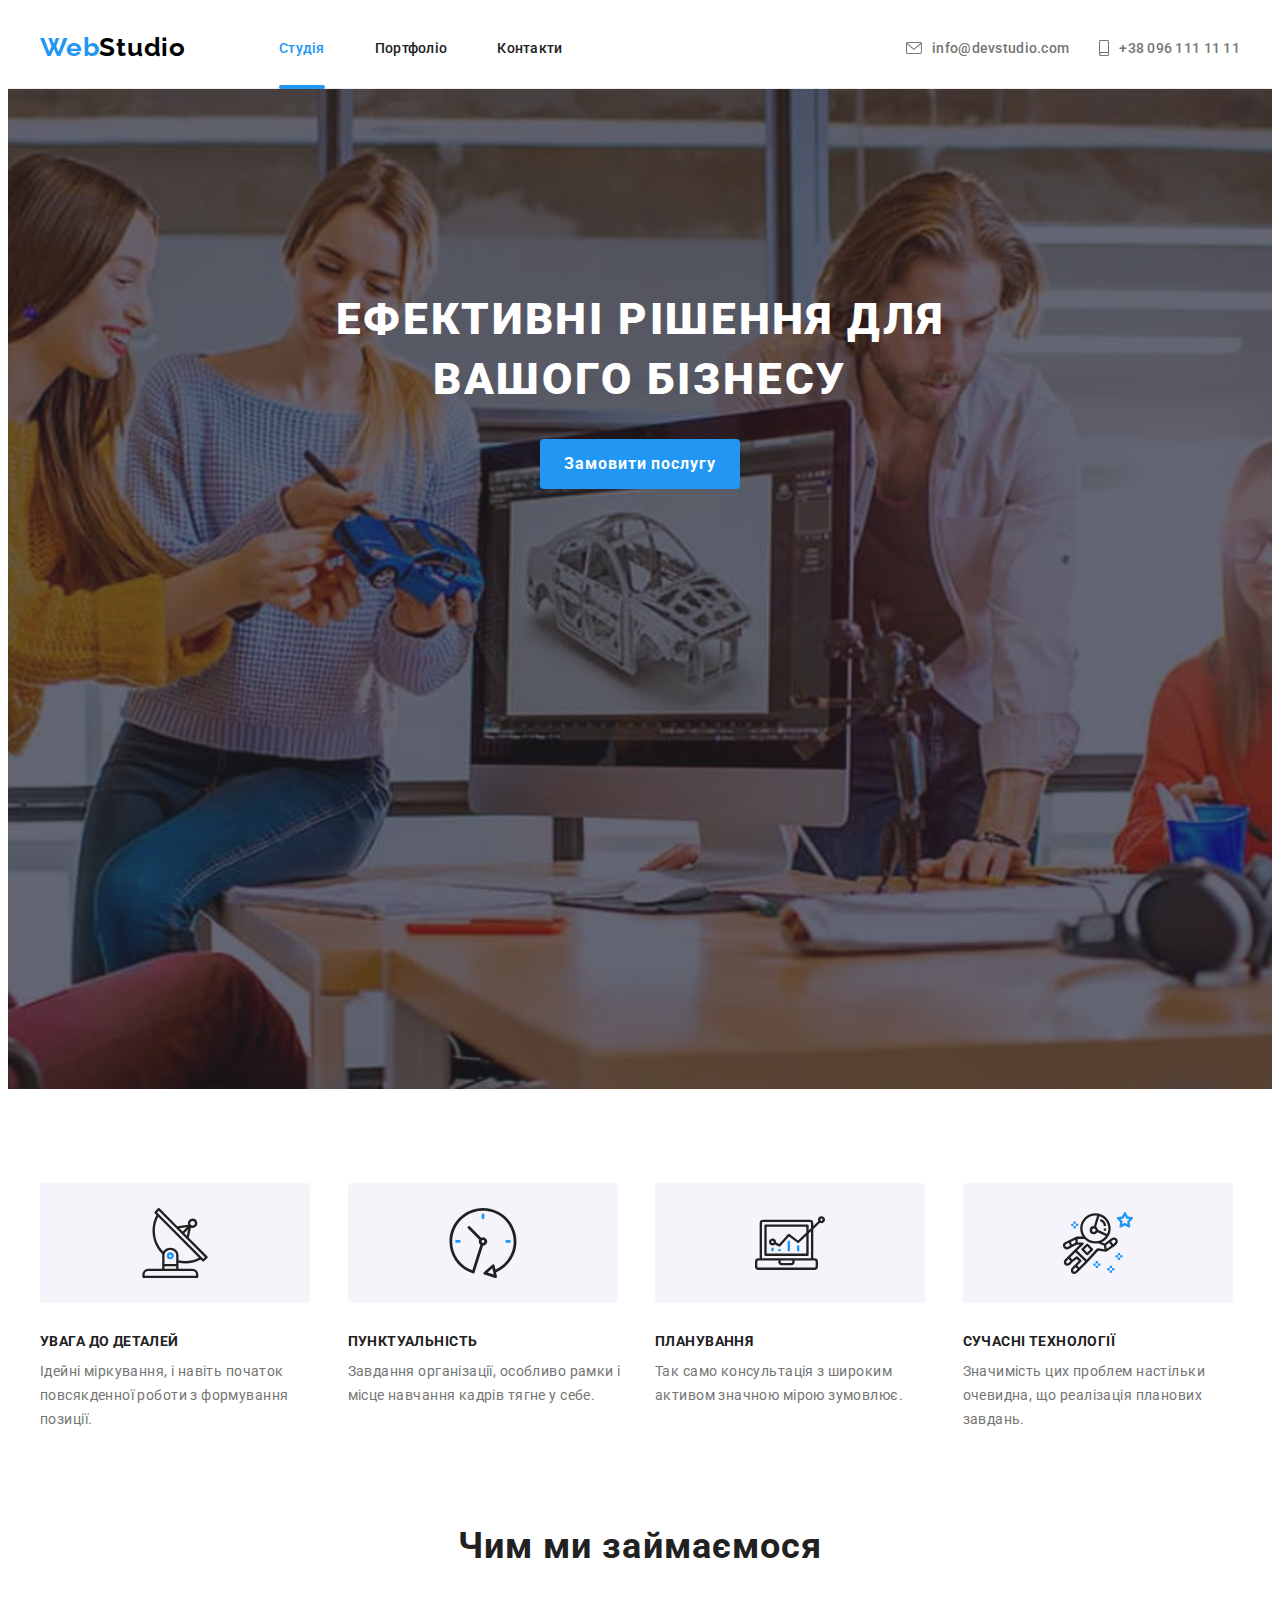
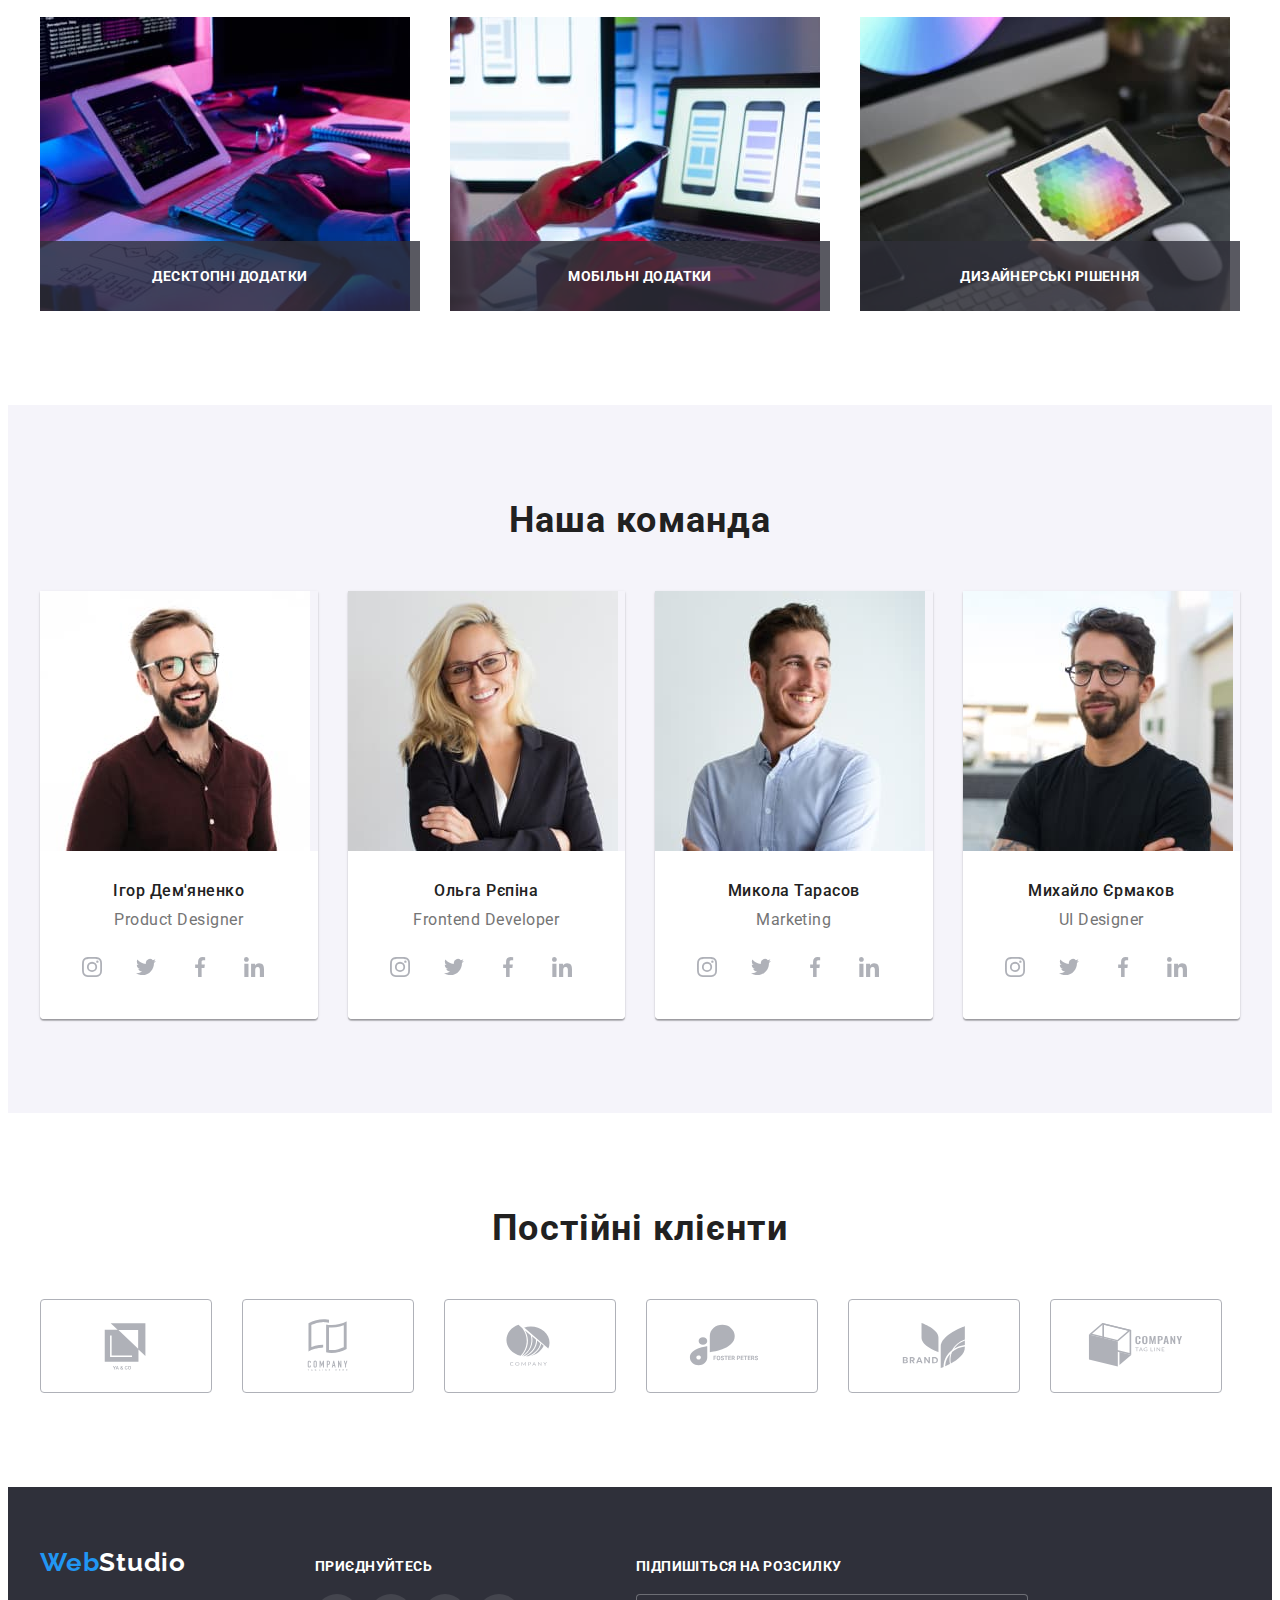
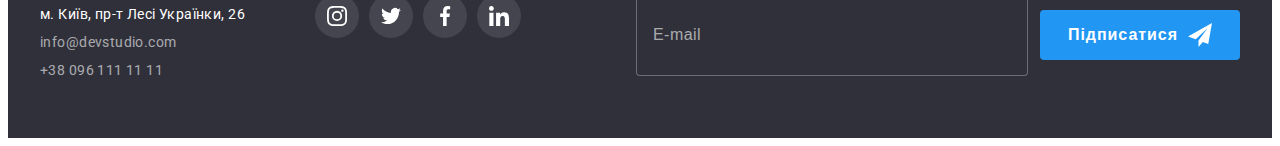
<file: index.html>
<!DOCTYPE html>
<html lang="uk-UA">

<head>
  <meta charset="UTF-8" />
  <meta http-equiv="X-UA-Compatible" content="IE=edge" />
  <meta name="viewport" content="width=device-width, initial-scale=1.0" />
  <title>Document</title>
  <link rel="preconnect" href="https://fonts.googleapis.com" />
  <link rel="preconnect" href="https://fonts.gstatic.com" crossorigin />
  <link href="https://fonts.googleapis.com/css2?family=Raleway:wght@700&family=Roboto:wght@400;500;700;900&display=swap"
    rel="stylesheet" />
  <link rel="stylesheet" href="https://cdnjs.cloudflare.com/ajax/libs/modern-normalize/1.1.0/modern-normalize.min.css"
    integrity="sha512-wpPYUAdjBVSE4KJnH1VR1HeZfpl1ub8YT/NKx4PuQ5NmX2tKuGu6U/JRp5y+Y8XG2tV+wKQpNHVUX03MfMFn9Q=="
    crossorigin="anonymous" referrerpolicy="no-referrer" />
  <link rel="stylesheet" href="./css/styles.css" />
</head>

<body>
  <header class="header">
    <!--Головна навігація-->
    <div class="container main-nav">
      <nav class="nav">
        <a href="./index.html" class="link logo"><span class="logo-web">Web</span><span
            class="logo-studio">Studio</span></a>
        <ul class="list site-nav">
          <li class="item"><a href="./index.html" class="link current">Студія</a></li>
          <li class="item"><a href="./portfolio.html" class="link">Портфоліо</a></li>
          <li class="item"><a href="#" class="link">Контакти</a></li>
        </ul>
      </nav>
      <!--Контактна інформація, список контактів-->
      <ul class="list contacts">
        <li class="item">
          <a href=" mailto:info@devstudio.com" class="link"><svg class="icon" width="16" height="12">
              <use href="./images/icons.svg#icon-envelope"></use>
            </svg>info@devstudio.com</a>
        </li>
        <li class="item">
          <a href="tel:+380961111111" class="link"><svg class="icon" width="10" height="16">
              <use href="./images/icons.svg#icon-smartphone"></use>
            </svg>
            +38 096 111 11 11</a>
        </li>
      </ul>
    </div>
  </header>
  <main>
    <!--Блок герой!-->
    <section class="hero">
      <div class="hero-container">
        <h1 class="title">Ефективні рішення для вашого бізнесу</h1>
        <button type="button" class="button" data-modal-open>Замовити послугу</button>
      </div>
    </section>

    <!--Секція наші сильні якості-->
    <section class="section our-strengths">
      <!--(h2 сховаємо від користувача за допомогою CSS)-->
      <div class="container">
        <h2 class="visually-hidden">Наші сильні якості</h2>
        <ul class="list strengths">
          <li class="item">
            <div class="cont-icon">
              <svg width="70" height="70">
                <use href="./images/icons.svg#icon-antenna"></use>
              </svg>
            </div>
            <h3 class="title">Увага до деталей</h3>
            <p>Ідейні міркування, і навіть початок повсякденної роботи з формування позиції.</p>
          </li>
          <li class="item">
            <div class="cont-icon">
              <svg width="70" height="70">
                <use href="./images/icons.svg#icon-clock"></use>
              </svg>
            </div>
            <h3 class="title">Пунктуальність</h3>
            <p>Завдання організації, особливо рамки і місце навчання кадрів тягне у себе.</p>
          </li>
          <li class="item">
            <div class="cont-icon">
              <svg width="70" height="70">
                <use href="./images/icons.svg#icon-diagram"></use>
              </svg>
            </div>
            <h3 class="title">Планування</h3>
            <p>Так само консультація з широким активом значною мірою зумовлює.</p>
          </li>
          <li class="item">
            <div class="cont-icon">
              <svg width="70" height="70">
                <use href="./images/icons.svg#icon-astronaut"></use>
              </svg>
            </div>
            <h3 class="title">Сучасні технології</h3>
            <p>Значимість цих проблем настільки очевидна, що реалізація планових завдань.</p>
          </li>
        </ul>
      </div>
    </section>

    <!--Секція чим ми займаємося-->
    <section class="section we-do">
      <div class="container">
        <h2 class="title">Чим ми займаємося</h2>
        <ul class="list foto">
          <li class="item">
            <img src="./images/programer-working-his-desk.jpg" alt="Програміст працює за своїм столом" width="370"
              height="294" />
            <h3 class="title card-sign">Десктопні додатки</h3>
          </li>
          <li class="item">
            <img src="./images/web-ui-designers-are-developing-application.jpg"
              alt="Дизайнери веб-інтерфейсу розробляють програму" width="370" height="294" />
            <h3 class="title card-sign">Мобільні додатки</h3>
          </li>
          <li class="item">
            <img src="./images/creative-artist-web-design.jpg" alt="Творчий художник веб-дизайну" width="370"
              height="294" />
            <h3 class="title card-sign">Дизайнерські рішення</h3>
          </li>
        </ul>
      </div>
    </section>

    <!--Секція Наша команда-->
    <section class="section our-team">
      <div class="container">
        <h2 class="title team-team">Наша команда</h2>
        <ul class="list team">
          <li class="item">
            <img src="./images/igor-dem.jpg" alt="Чоловік у коричневій сорочці і окулярах" width="270" height="260" />
            <div class="card">
              <h3 class="title">Ігор Дем'яненко</h3>
              <p lang="en" class="paragraf">Product Designer</p>
              <ul class="list">
                <li class="item">
                  <a href="https://www.instagram.com/" class="link"><svg class="icon" width="20" height="20">
                      <use href="./images/icons.svg#icon-instagram"></use>
                    </svg></a>
                </li>
                <li class="item">
                  <a href="https://twitter.com/" class="link"><svg class="icon" width="20" height="20">
                      <use href="./images/icons.svg#icon-twitter"></use>
                    </svg></a>
                </li>
                <li class="item">
                  <a href="https://www.facebook.com/" class="link"><svg class="icon" width="20" height="20">
                      <use href="./images/icons.svg#icon-facebook"></use>
                    </svg></a>
                </li>
                <li class="item">
                  <a href="https://www.linkedin.com/" class="link"><svg class="icon" width="20" height="20">
                      <use href="./images/icons.svg#icon-linkedin"></use>
                    </svg></a>
                </li>
              </ul>
            </div>
          </li>
          <li class="item">
            <img src="./images/olga-rep.jpg" alt="Молода дівчина в окулярах з світлим волоссям" width="270"
              height="260" />
            <div class="card">
              <h3 class="title">Ольга Рєпіна</h3>
              <p lang="en" class="paragraf">Frontend Developer</p>
              <ul class="list">
                <li class="item">
                  <a href="https://www.instagram.com/" class="link"><svg class="icon" width="20" height="20">
                      <use href="./images/icons.svg#icon-instagram"></use>
                    </svg></a>
                </li>
                <li class="item">
                  <a href="https://twitter.com/" class="link"><svg class="icon" width="20" height="20">
                      <use href="./images/icons.svg#icon-twitter"></use>
                    </svg></a>
                </li>
                <li class="item">
                  <a href="https://www.facebook.com/" class="link"><svg class="icon" width="20" height="20">
                      <use href="./images/icons.svg#icon-facebook"></use>
                    </svg></a>
                </li>
                <li class="item">
                  <a href="https://www.linkedin.com/" class="link"><svg class="icon" width="20" height="20">
                      <use href="./images/icons.svg#icon-linkedin"></use>
                    </svg></a>
                </li>
              </ul>
            </div>
          </li>
          <li class="item">
            <img src="./images/mykola-tarasov.jpg" alt="Чоловік у світлій сорочці посміхається" width="270"
              height="260" />
            <div class="card">
              <h3 class="title">Микола Тарасов</h3>
              <p lang="en" class="paragraf">Marketing</p>
              <ul class="list">
                <li class="item">
                  <a href="https://www.instagram.com/" class="link"><svg class="icon" width="20" height="20">
                      <use href="./images/icons.svg#icon-instagram"></use>
                    </svg></a>
                </li>
                <li class="item">
                  <a href="https://twitter.com/" class="link"><svg class="icon" width="20" height="20">
                      <use href="./images/icons.svg#icon-twitter"></use>
                    </svg></a>
                </li>
                <li class="item">
                  <a href="https://www.facebook.com/" class="link"><svg class="icon" width="20" height="20">
                      <use href="./images/icons.svg#icon-facebook"></use>
                    </svg></a>
                </li>
                <li class="item">
                  <a href="https://www.linkedin.com/" class="link"><svg class="icon" width="20" height="20">
                      <use href="./images/icons.svg#icon-linkedin"></use>
                    </svg></a>
                </li>
              </ul>
            </div>
          </li>
          <li class="item">
            <img src="./images/myh-ermak.jpg" alt="Брюнет в чорній сорочці і окулярах" width="270" height="260" />
            <div class="card">
              <h3 class="title">Михайло Єрмаков</h3>
              <p lang="en" class="paragraf">UI Designer</p>
              <ul class="list">
                <li class="item">
                  <a href="https://www.instagram.com/" class="link"><svg class="icon" width="20" height="20">
                      <use href="./images/icons.svg#icon-instagram"></use>
                    </svg></a>
                </li>
                <li class="item">
                  <a href="https://twitter.com/" class="link"><svg class="icon" width="20" height="20">
                      <use href="./images/icons.svg#icon-twitter"></use>
                    </svg></a>
                </li>
                <li class="item">
                  <a href="https://www.facebook.com/" class="link"><svg class="icon" width="20" height="20">
                      <use href="./images/icons.svg#icon-facebook"></use>
                    </svg></a>
                </li>
                <li class="item">
                  <a href="https://www.linkedin.com/" class="link"><svg class="icon" width="20" height="20">
                      <use href="./images/icons.svg#icon-linkedin"></use>
                    </svg></a>
                </li>
              </ul>
            </div>
          </li>
        </ul>
      </div>
    </section>

    <!-- Секція постійні клієнти -->
    <section class="section regular-customers">
      <div class="container">
        <h2 class="title">Постійні клієнти</h2>
        <ul class="list">
          <li class="item">
            <a href="#" class="link"><svg class="icon" width="106" height="60">
                <use href="./images/icons.svg#icon-yaco"></use>
              </svg></a>
          </li>
          <li class="item">
            <a href="#" class="link"><svg class="icon" width="106" height="60">
                <use href="./images/icons.svg#icon-tlhere"></use>
              </svg></a>
          </li>
          <li class="item">
            <a href="#" class="link"><svg class="icon" width="106" height="60">
                <use href="./images/icons.svg#icon-company"></use>
              </svg></a>
          </li>
          <li class="item">
            <a href="#" class="link"><svg class="icon" width="106" height="60">
                <use href="./images/icons.svg#icon-foster"></use>
              </svg></a>
          </li>
          <li class="item">
            <a href="#" class="link"><svg class="icon" width="106" height="60">
                <use href="./images/icons.svg#icon-brand"></use>
              </svg></a>
          </li>
          <li class="item">
            <a href="#" class="link"><svg class="icon" width="106" height="60">
                <use href="./images/icons.svg#icon-tagline"></use>
              </svg></a>
          </li>
        </ul>
      </div>
    </section>
  </main>

  <!--Підвал, логотип посилання на головну, адреса, список контактів-->
  <footer class="footer">
    <div class="container">
      <div class="blok">
        <a href="./index.html" class="link logo"><span class="logo-web">Web</span><span
            class="logo-studio">Studio</span></a>
        <address>
          <ul class="list contacts-ft">
            <li class="item">
              <a href="https://goo.gl/maps/CPtrU1FHBa2aNyZL9" target="_blank" rel="noopener noreferrer nofollow"
                class="link address">м. Київ, пр-т Лесі Українки, 26</a>
            </li>
            <li class="item">
              <a href="mailto:info@devstudio.com" class="link">info@devstudio.com</a>
            </li>
            <li class="item"><a href="tel:+380961111111" class="link">+38 096 111 11 11</a></li>
          </ul>
        </address>
      </div>
      <div class="social-network">
        <span class="connect">Приєднуйтесь</span>
        <ul class="list">
          <li class="item">
            <a href="https://www.instagram.com/" class="link"><svg class="icon" width="20" height="20">
                <use href="./images/icons.svg#icon-instagram"></use>
              </svg></a>
          </li>
          <li class="item">
            <a href="https://twitter.com/" class="link"><svg class="icon" width="20" height="20">
                <use href="./images/icons.svg#icon-twitter"></use>
              </svg></a>
          </li>
          <li class="item">
            <a href="https://www.facebook.com/" class="link"><svg class="icon" width="20" height="20">
                <use href="./images/icons.svg#icon-facebook"></use>
              </svg></a>
          </li>
          <li class="item">
            <a href="https://www.linkedin.com/" class="link"><svg class="icon" width="20" height="20">
                <use href="./images/icons.svg#icon-linkedin"></use>
              </svg></a>
          </li>
        </ul>
      </div>

      <!-- Форма Підпишіться на розсилку -->
      <form class="form-footer">
        <p>Підпишіться на розсилку</p>
        <div class="email-footer"><input type="email" name="email-footer" placeholder="E-mail" />
          <button class="button-footer" type="submit">Підписатися<svg class="icon" width="24" height="24">
              <use href="./images/icons.svg#icon-send"></use>
            </svg></button>
        </div>
      </form>
    </div>
  </footer>

  <!-- backdrop + modal window -->
  <div class="backdrop is-hidden" data-modal>
    <div class="modal">

      <button class="button" data-modal-close>
        <svg class="close" width="18" height="18">
          <use href="./images/icons.svg#icon-close" class="link"></use>
        </svg>
      </button>

      <!-- Форма Залиште свої дані -->
      <form class="form-modal">
        <p>Залиште свої дані, ми вам передзвонимо</p>
        <ul class="list data-list">
          <li class="item"><label for="name">Ім'я</label>
            <div class="item-div"><input type="text" name="name" id="name" placeholder=" " />
              <svg class="icon" width="18" height="18">
                <use href="./images/icons.svg#icon-person-black"></use>
              </svg>
            </div>
          </li>
          <li class="item"><label for="tel">Телефон</label>
            <div class="item-div"><input type="tel" name="tel" id="tel" placeholder=" " />
              <svg class="icon" width="18" height="18">
                <use href="./images/icons.svg#icon-phone-black"></use>
              </svg>
            </div>
          </li>
          <li class="item"><label for="email">Пошта</label>
            <div class="item-div"><input type="email" name="email" id="email" placeholder=" " />
              <svg class="icon" width="18" height="18">
                <use href="./images/icons.svg#icon-email-black"></use>
              </svg>
            </div>
          </li>
          <li class="item"><label for="comment">Коментар</label>
            <textarea name="comment" id="comment" placeholder="Введіть текст"></textarea>
          </li>
          <li class="item">
            <input class="checkbox" type="checkbox" name="yes-or-no" value="yes" id="yes-or-no" />
            <svg class="icon-checkbox" width="16" height="15">
              <use href="./images/icons.svg#icon-check"></use>
            </svg>
            <label class="label-checkbox" for="yes-or-no">Погоджуюся з розсилкою та приймаю <a href="#"
                class="link">Умови договору</a></label>
          </li>
        </ul>
        <button class="button-modal" type="submit">Відправити</button>
      </form>
    </div>
  </div>

  <!-- Скрипт modal.js -->
  <script src="./js/modal.js"></script>
</body>

</html>
</file>
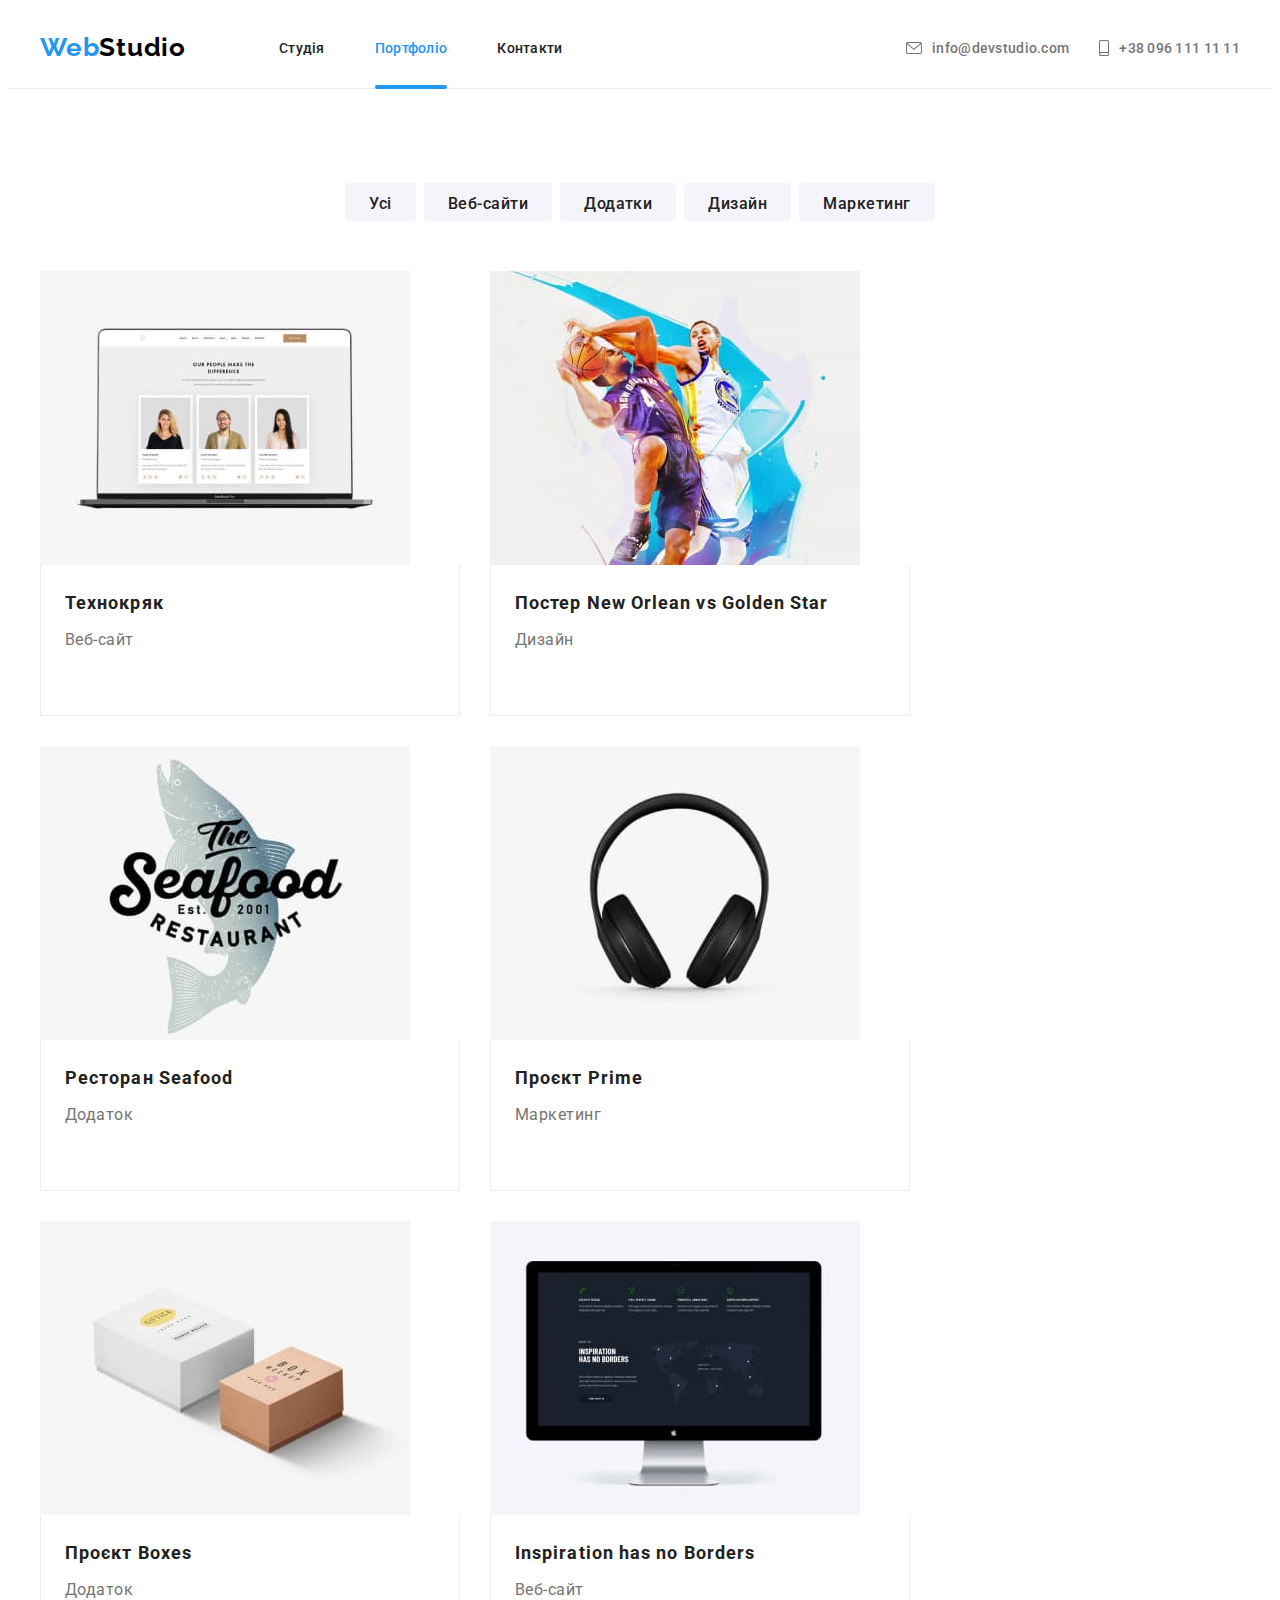
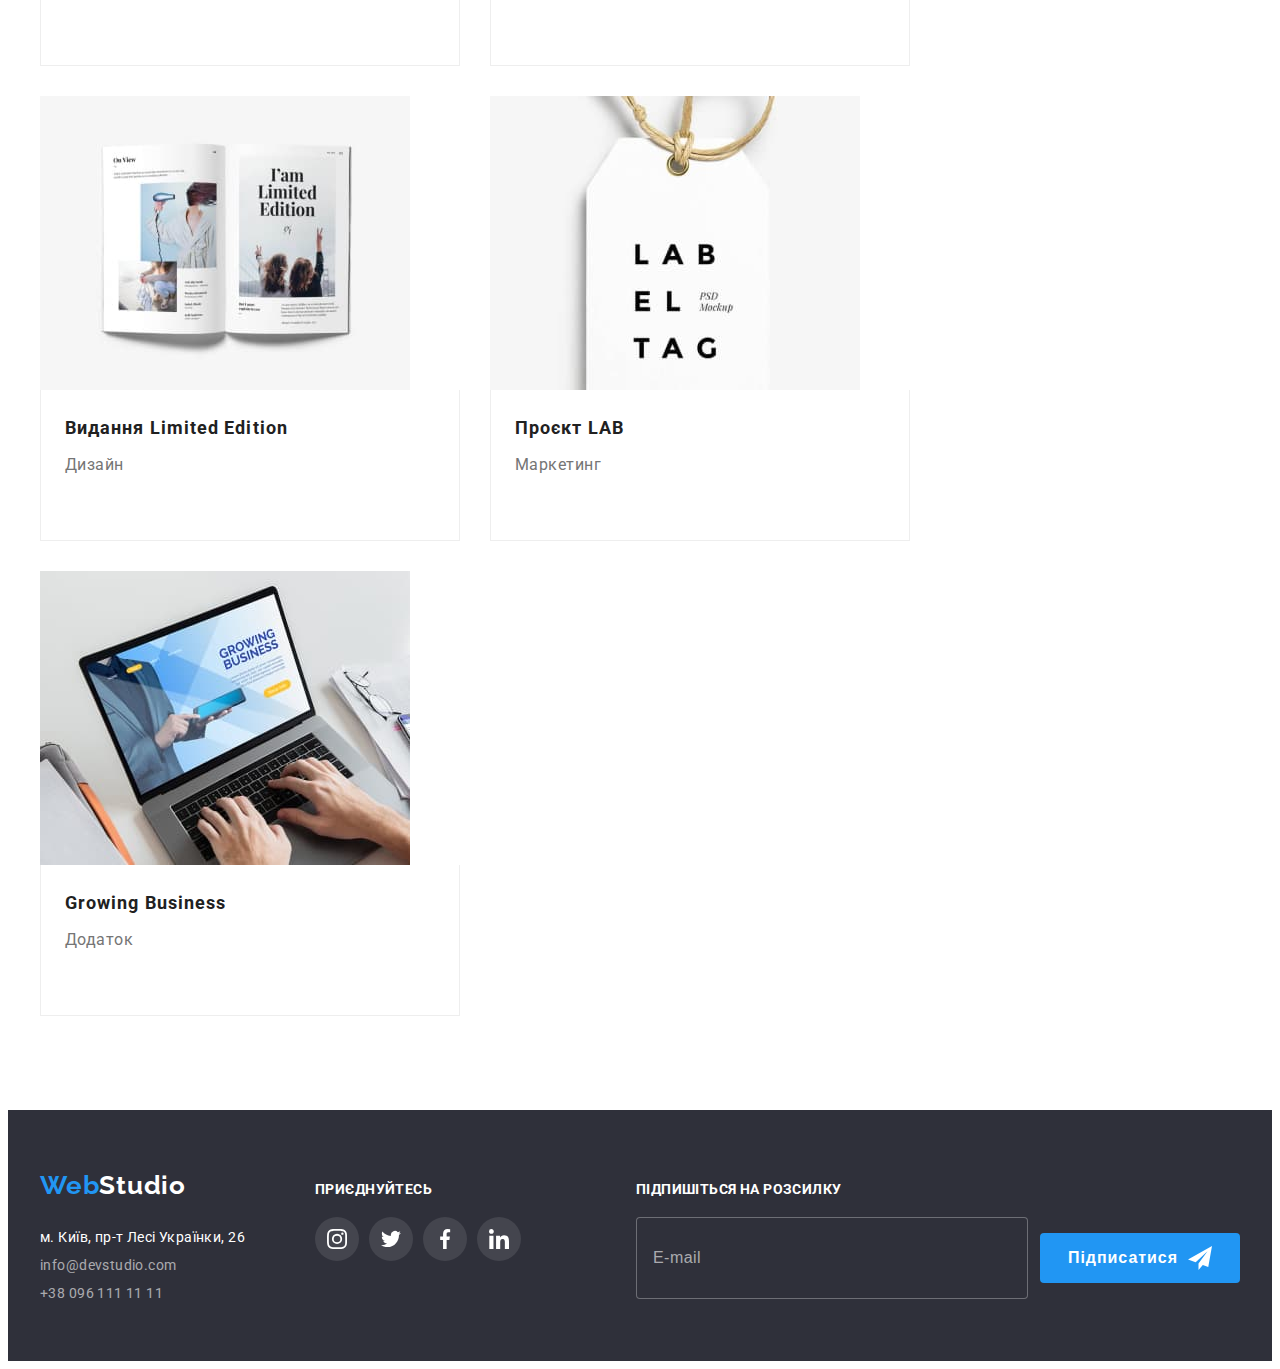
<file: portfolio.html>
<!DOCTYPE html>
<html lang="uk-UA">

<head>
    <meta charset="UTF-8" />
    <meta http-equiv="X-UA-Compatible" content="IE=edge" />
    <meta name="viewport" content="width=device-width, initial-scale=1.0" />
    <title>Document</title>
    <link rel="preconnect" href="https://fonts.googleapis.com" />
    <link rel="preconnect" href="https://fonts.gstatic.com" crossorigin />
    <link
        href="https://fonts.googleapis.com/css2?family=Raleway:wght@700&family=Roboto:wght@400;500;700;900&display=swap"
        rel="stylesheet" />
    <link rel="stylesheet" href="https://cdnjs.cloudflare.com/ajax/libs/modern-normalize/1.1.0/modern-normalize.min.css"
        integrity="sha512-wpPYUAdjBVSE4KJnH1VR1HeZfpl1ub8YT/NKx4PuQ5NmX2tKuGu6U/JRp5y+Y8XG2tV+wKQpNHVUX03MfMFn9Q=="
        crossorigin="anonymous" referrerpolicy="no-referrer" />
    <link rel="stylesheet" href="./css/styles.css" />
</head>

<body>
    <header class="header">
        <!--Головна навігація-->
        <div class="container main-nav">
            <nav class="nav">
                <a href="./index.html" class="link logo"><span class="logo-web">Web</span><span
                        class="logo-studio">Studio</span></a>
                <ul class="list site-nav">
                    <li class="item"><a href="./index.html" class="link">Студія</a></li>
                    <li class="item"><a href="./portfolio.html" class="link current">Портфоліо</a></li>
                    <li class="item"><a href="#" class="link">Контакти</a></li>
                </ul>
            </nav>
            <!--Контактна інформація, список контактів-->
            <ul class="list contacts">
                <li class="item">
                    <a href=" mailto:info@devstudio.com" class="link"><svg class="icon" width="16" height="12">
                            <use href="./images/icons.svg#icon-envelope"></use>
                        </svg>info@devstudio.com</a>
                </li>
                <li class="item">
                    <a href="tel:+380961111111" class="link"><svg class="icon" width="10" height="16">
                            <use href="./images/icons.svg#icon-smartphone"></use>
                        </svg>
                        +38 096 111 11 11</a>
                </li>
            </ul>
        </div>
    </header>
    <main>
        <section class="section">
            <div class="container">
                <h1 class="visually-hidden">Приклади наших робіт</h1>
                <!-- Фільтри -->
                <ul class="list list-filtr">
                    <li class="item"><button type="button" class="filtr">Усі</button></li>
                    <li class="item"><button type="button" class="filtr">Веб-сайти</button></li>
                    <li class="item"><button type="button" class="filtr">Додатки</button></li>
                    <li class="item"><button type="button" class="filtr">Дизайн</button></li>
                    <li class="item"><button type="button" class="filtr">Маркетинг</button></li>
                </ul>
                <!-- Секція приклади наших робіт -->
                <ul class="list examples">
                    <li class="item">
                        <a href="#" class="link">
                            <div class="thumb"><img class="examples-foto" src="./images/technocrack.jpg"
                                    alt="Інтернет сторінка з фотографіями людей" width="370" height="294" />
                                <div class="overlay">
                                    <p>Ресурс пропонує комплексні пропозиції з різним рівнем функціоналу
                                        та сервісів.
                                        Все
                                        це дозволить відвідувачу отримати
                                        вичерпні відомості про компанію чи приватну особу.</p>
                                </div>
                            </div>
                            <div class="signature">
                                <h2 class="title">Технокряк</h2>
                                <p>Веб-сайт</p>
                            </div>
                        </a>
                    </li>
                    <li class="item">
                        <a href="#" class="link">
                            <div class="thumb"><img src="./images/poster-basketball.jpg"
                                    alt="Два чоловіки грають в баскетбол" width="370" height="294" />
                                <div class="overlay">
                                    <p>Ресурс пропонує комплексні пропозиції з різним рівнем функціоналу
                                        та сервісів.
                                        Все
                                        це дозволить відвідувачу отримати
                                        вичерпні відомості про компанію чи приватну особу.</p>
                                </div>
                            </div>
                            <div class="signature">
                                <h2 class="title">Постер <span lang="en">New Orlean vs Golden Star</span></h2>
                                <p>Дизайн</p>
                            </div>
                        </a>
                    </li>
                    <li class="item">
                        <a href="#" class="link">
                            <div class="thumb"><img src="./images/seafood-restaurant.jpg" alt="Риба" width="370"
                                    height="294" />
                                <div class="overlay">
                                    <p>Ресурс пропонує комплексні пропозиції з різним рівнем функціоналу
                                        та сервісів.
                                        Все
                                        це дозволить відвідувачу отримати
                                        вичерпні відомості про компанію чи приватну особу.</p>
                                </div>
                            </div>
                            <div class="signature">
                                <h2 class="title">Ресторан <span lang="en">Seafood</span></h2>
                                <p>Додаток</p>
                            </div>
                        </a>
                    </li>
                    <li class="item">
                        <a href="#" class="link">
                            <div class="thumb"><img src="./images/project-prime.jpg" alt="Великі бездротові навушники"
                                    width="370" height="294" />
                                <div class="overlay">
                                    <p>Ресурс пропонує комплексні пропозиції з різним рівнем функціоналу
                                        та сервісів.
                                        Все
                                        це дозволить відвідувачу отримати
                                        вичерпні відомості про компанію чи приватну особу.</p>
                                </div>
                            </div>
                            <div class="signature">
                                <h2 class="title">Проєкт <span lang="en">Prime</span></h2>
                                <p>Маркетинг</p>
                            </div>
                        </a>
                    </li>
                    <li class="item">
                        <a href="#" class="link">
                            <div class="thumb"><img src="./images/project-boxes.jpg" alt="біла і коричнева коробки"
                                    width="370" height="294" />
                                <div class="overlay">
                                    <p>Ресурс пропонує комплексні пропозиції з різним рівнем функціоналу
                                        та сервісів.
                                        Все
                                        це дозволить відвідувачу отримати
                                        вичерпні відомості про компанію чи приватну особу.</p>
                                </div>
                            </div>
                            <div class="signature">
                                <h2 class="title">Проєкт <span lang="en">Boxes</span></h2>
                                <p>Додаток</p>
                            </div>
                        </a>
                    </li>
                    <li class="item">
                        <a href="#" class="link">
                            <div class="thumb"><img src="./images/inspiration-has-no-borders.jpg"
                                    alt="Монітор з інтернет сторінкою" width="370" height="294" />
                                <div class="overlay">
                                    <p>Ресурс пропонує комплексні пропозиції з різним рівнем функціоналу
                                        та сервісів.
                                        Все
                                        це дозволить відвідувачу отримати
                                        вичерпні відомості про компанію чи приватну особу.</p>
                                </div>
                            </div>
                            <div class="signature">
                                <h2 class="title" lang="en">Inspiration has no Borders</h2>
                                <p>Веб-сайт</p>
                            </div>
                        </a>
                    </li>
                    <li class="item">
                        <a href="#" class="link">
                            <div class="thumb"><img src="./images/limited-edition.jpg" alt="Розгорнута книга"
                                    width="370" height="294" />
                                <div class="overlay">
                                    <p>Ресурс пропонує комплексні пропозиції з різним рівнем функціоналу
                                        та сервісів.
                                        Все
                                        це дозволить відвідувачу отримати
                                        вичерпні відомості про компанію чи приватну особу.</p>
                                </div>
                            </div>
                            <div class="signature">
                                <h2 class="title">Видання <span lang="en">Limited Edition</span></h2>
                                <p>Дизайн</p>
                            </div>
                        </a>
                    </li>
                    <li class="item">
                        <a href="#" class="link">
                            <div class="thumb"><img src="./images/lab-project.jpg" alt="Бірка з написом" width="370"
                                    height="294" />
                                <div class="overlay">
                                    <p>Ресурс пропонує комплексні пропозиції з різним рівнем функціоналу
                                        та сервісів.
                                        Все
                                        це дозволить відвідувачу отримати
                                        вичерпні відомості про компанію чи приватну особу.</p>
                                </div>
                            </div>
                            <div class="signature">
                                <h2 class="title">Проєкт <span lang="en">LAB</span></h2>
                                <p>Маркетинг</p>
                            </div>
                        </a>
                    </li>
                    <li class="item">
                        <a href="#" class="link">
                            <div class="thumb"><img src="./images/growing-business.jpg"
                                    alt="Людина друкує на клавіатурі лаптопа" width="370" height="294" />
                                <div class="overlay">
                                    <p>Ресурс пропонує комплексні пропозиції з різним рівнем функціоналу
                                        та сервісів.
                                        Все
                                        це дозволить відвідувачу отримати
                                        вичерпні відомості про компанію чи приватну особу.</p>
                                </div>
                            </div>
                            <div class="signature">
                                <h2 class="title" lang="en">Growing Business</h2>
                                <p>Додаток</p>
                            </div>
                        </a>
                    </li>
                </ul>
            </div>
        </section>
    </main>
    <!--Підвал, логотип посилання на головну, адреса, список контактів-->
    <footer class="footer">
        <div class="container">
            <div class="blok">
                <a href="./index.html" class="link logo"><span class="logo-web">Web</span><span
                        class="logo-studio">Studio</span></a>
                <address>
                    <ul class="list contacts-ft">
                        <li class="item">
                            <a href="https://goo.gl/maps/CPtrU1FHBa2aNyZL9" target="_blank"
                                rel="noopener noreferrer nofollow" class="link address">м. Київ, пр-т Лесі Українки,
                                26</a>
                        </li>
                        <li class="item">
                            <a href="mailto:info@devstudio.com" class="link">info@devstudio.com</a>
                        </li>
                        <li class="item"><a href="tel:+380961111111" class="link">+38 096 111 11 11</a></li>
                    </ul>
                </address>
            </div>
            <div class="social-network">
                <span class="connect">Приєднуйтесь</span>
                <ul class="list">
                    <li class="item">
                        <a href="https://www.instagram.com/" class="link"><svg class="icon" width="20" height="20">
                                <use href="./images/icons.svg#icon-instagram"></use>
                            </svg></a>
                    </li>
                    <li class="item">
                        <a href="https://twitter.com/" class="link"><svg class="icon" width="20" height="20">
                                <use href="./images/icons.svg#icon-twitter"></use>
                            </svg></a>
                    </li>
                    <li class="item">
                        <a href="https://www.facebook.com/" class="link"><svg class="icon" width="20" height="20">
                                <use href="./images/icons.svg#icon-facebook"></use>
                            </svg></a>
                    </li>
                    <li class="item">
                        <a href="https://www.linkedin.com/" class="link"><svg class="icon" width="20" height="20">
                                <use href="./images/icons.svg#icon-linkedin"></use>
                            </svg></a>
                    </li>
                </ul>
            </div>

            <!-- Форма Підпишіться на розсилку -->
            <form class="form-footer">
                <p>Підпишіться на розсилку</p>
                <div class="email-footer"><input type="email" name="email-footer" placeholder="E-mail" />
                    <button class="button-footer" type="submit">Підписатися<svg class="icon" width="24" height="24">
                            <use href="./images/icons.svg#icon-send"></use>
                        </svg></button>
                </div>
            </form>
        </div>
    </footer>
</body>

</html>
</file>
<file: css/styles.css>
/*Колір заголовків #212121
Основний колір тексту тексту #757575
Чорний лого #000000
Бірюзовий #2196F3
Білий #FFFFFF
Колір тексту в футері телефон і мило
rgba(255, 255, 255, 0.6);
Колір фону хедера #FFFFFF
Колір фону блока герой #2F303A
Основний колір фону #F5F5F5 
Колір фону наша команда #F5F4FA
Колір фону футер #2F303A
*/
/* Які сімейства шпифту:
font-family: 'Raleway', sans-serif;
font-family: 'Roboto', sans-serif; */

:root {
  --card-set-gap: 30px;
  --anim-dur: 250ms;
  --main-cubic: cubic-bezier(0.4, 0, 0.2, 1);
  --main-text-color: #757575;
  --turquoise-color: #2196f3;
  --nav-title-color: #212121;
  --tel-mail-footer-col: rgba(255, 255, 255, 0.6);
  --white-color: #ffffff;
  --black-color: #000000;
  --dark-color: #2f303a;
  --section-light-color: #f5f4fa;
  --button-active-color: #188ce8;
  --icon-bgcolor: #afb1b8;
}
body {
  font-family: 'Roboto', sans-serif;
  color: var(--main-text-color);
  background-color: var(--white-color);
}
h1,
h2,
h3,
h4,
h5,
h6,
p {
  margin-top: 0;
  margin-bottom: 0;
}
.section {
  padding-top: 94px;
  padding-bottom: 94px;
}
.container {
  width: 1200px;
  padding-left: 15px;
  padding-right: 15px;
  margin-left: auto;
  margin-right: auto;
}
.list {
  list-style: none;
  padding-left: 0;
  margin: 0;
}
.link {
  text-decoration: none;
  color: inherit;
}
img {
  display: block;
  max-width: 100%;
  height: auto;
}
.visually-hidden {
  position: absolute;
  white-space: nowrap;
  width: 1px;
  height: 1px;
  overflow: hidden;
  border: 0;
  padding: 0;
  clip: rect(0 0 0 0);
  clip-path: inset(50%);
  margin: -1px;
}

/* Header */
.nav .logo-web {
  color: var(--turquoise-color);
}
.nav .logo-studio {
  color: var(--black-color);
}
.logo {
  font-family: 'Raleway', sans-serif;
  font-weight: 700;
  font-size: 26px;
  line-height: calc(31 / 26);
  letter-spacing: 0.03em;
}
.main-nav {
  display: flex;
  align-items: center;
}
.nav {
  display: flex;
}
.nav .logo {
  display: block;
  padding-top: 24px;
  padding-bottom: 25px;
  margin-right: 93px;
}
.site-nav {
  display: flex;
}
.site-nav .item:not(:last-child) {
  margin-right: 50px;
}
.site-nav .link {
  position: relative;
  display: block;
  padding-top: 32px;
  padding-bottom: 32px;

  font-weight: 500;
  font-size: 14px;
  line-height: calc(16 / 14);
  letter-spacing: 0.02em;

  color: var(--nav-title-color);
  transition: color var(--anim-dur) var(--main-cubic);
}
.nav .link:hover,
.nav .link:focus {
  color: var(--turquoise-color);
}
.nav .link.current {
  color: var(--turquoise-color);
}
.site-nav .link.current::after {
  content: '';

  position: absolute;
  left: 0;
  bottom: -1px;

  display: block;
  width: 100%;
  height: 4px;
  border-radius: 2px;

  opacity: 1;
  transform: scaleX(1);
  background-color: var(--turquoise-color);
}
.site-nav .link::after,
.site-nav .link::after {
  content: '';

  position: absolute;
  left: 0;
  bottom: -1px;

  display: block;
  width: 100%;
  height: 4px;
  border-radius: 2px;

  opacity: 0;
  transform: scaleX(0);
  transition: opacity var(--anim-dur) var(--main-cubic), transform var(--anim-dur) var(--main-cubic);
  background-color: var(--turquoise-color);
}
.site-nav .link:hover::after,
.site-nav .link:focus::after {
  opacity: 1;
  transform: scaleX(1);
}
.main-nav .contacts {
  display: flex;
  margin-left: auto;
}
.contacts .item:not(:last-child) {
  margin-right: 30px;
}
.contacts .link {
  display: flex;
  align-items: center;
  padding-top: 32px;
  padding-bottom: 32px;

  font-weight: 500;
  font-size: 14px;
  line-height: calc(16 / 14);
  letter-spacing: 0.02em;

  color: var(--main-text-color);
  transition: color var(--anim-dur) var(--main-cubic);
}
.contacts .link:hover,
.contacts .link:focus {
  color: var(--turquoise-color);
}
.contacts .icon {
  fill: currentColor;
  margin-right: 10px;
}

.header {
  border-bottom: 1px solid #ececec;
}

/* Hero */
.hero .title {
  margin-left: auto;
  margin-right: auto;
  margin-bottom: 30px;
  width: 696px;
  font-weight: 900;
  font-size: 44px;
  line-height: calc(60 / 44);
  letter-spacing: 0.06em;
  text-transform: uppercase;
  color: var(--white-color);
}
.hero {
  text-align: center;
  background-color: var(--dark-color);
}
.hero-container {
  padding-top: 200px;
  padding-bottom: 200px;
  height: 600px;
  max-width: 1600px;
  margin-left: auto;
  margin-right: auto;
  background-image: linear-gradient(rgba(47, 48, 58, 0.4), rgba(47, 48, 58, 0.4)),
    url(../images/hero-bg.jpg);
  background-size: cover;
  background-repeat: no-repeat;
  background-position: center;
}

/* Кнопка */
.hero .button {
  width: 200px;
  height: 50px;
  font-family: inherit;
  font-weight: 700;
  font-size: 16px;
  line-height: calc(30 / 16);
  letter-spacing: 0.06em;
  border-color: transparent;
  cursor: pointer;
  border-radius: 4px;

  color: var(--white-color);
  background-color: var(--turquoise-color);
  transition: background-color var(--anim-dur) var(--main-cubic),
    box-shadow var(--anim-dur) var(--main-cubic);
}
.hero .button:hover,
.hero .button:focus {
  background-color: var(--button-active-color);
  box-shadow: 0px 4px 4px rgba(0, 0, 0, 0.15);
}

/* Секція наші сильні якості */
.section .title {
  font-weight: 700;
  font-size: 36px;
  line-height: calc(42 / 36);
  letter-spacing: 0.03em;
  color: var(--nav-title-color);
}
.strengths .title {
  margin-bottom: 10px;

  font-size: 14px;
  line-height: calc(16 / 14);
  letter-spacing: 0.03em;
  text-transform: uppercase;
}
.strengths p {
  font-size: 14px;
  line-height: calc(24 / 14);
  letter-spacing: 0.03em;
}
.strengths {
  display: flex;
  flex-wrap: wrap;
  margin-top: calc(-1 * var(--card-set-gap));
  margin-left: calc(-1 * var(--card-set-gap));
}
.strengths .item {
  margin-top: var(--card-set-gap);
  margin-left: var(--card-set-gap);
  flex-basis: calc(100% / 4 - var(--card-set-gap));
}

.strengths .cont-icon {
  display: flex;
  align-items: center;
  justify-content: center;
  margin-bottom: 30px;
  width: 270px;
  height: 120px;

  background-color: var(--section-light-color);
  border-radius: 4px;
}

/* Секція чим ми займаємося */
.foto {
  display: flex;
  flex-wrap: wrap;
  margin-top: calc(-1 * var(--card-set-gap));
  margin-left: calc(-1 * var(--card-set-gap));
}
.foto .item {
  position: relative;

  margin-top: var(--card-set-gap);
  margin-left: var(--card-set-gap);
  flex-basis: calc(100% / 3 - var(--card-set-gap));
}
.section.we-do {
  padding-top: 0;
}
.we-do .title {
  margin-bottom: 50px;
  text-align: center;
}
.foto .card-sign {
  position: absolute;
  bottom: 0;
  margin-bottom: 0;

  width: 100%;
  padding: 27px 0;
  font-size: 14px;
  line-height: calc(16 / 14);
  text-transform: uppercase;

  color: var(--white-color);
  background: rgba(47, 48, 58, 0.8);
}

/* Секція Наша команда */
.team {
  display: flex;
  flex-wrap: wrap;
  margin-top: calc(-1 * var(--card-set-gap));
  margin-left: calc(-1 * var(--card-set-gap));
}
.team > .item {
  margin-top: var(--card-set-gap);
  margin-left: var(--card-set-gap);
  flex-basis: calc(100% / 4 - var(--card-set-gap));

  overflow: hidden;
  box-shadow: 0px 1px 3px rgba(0, 0, 0, 0.12), 0px 1px 1px rgba(0, 0, 0, 0.14),
    0px 2px 1px rgba(0, 0, 0, 0.2);
  border-radius: 0px 0px 4px 4px;
}
.team .title {
  margin-bottom: 10px;

  font-weight: 500;
  font-size: 16px;
  line-height: calc(19 / 16);
  text-align: center;
}
.team p {
  font-size: 16px;
  line-height: 19px;
  letter-spacing: 0.03em;
  text-align: center;
}
.card {
  padding: 30px;
  background-color: var(--white-color);
}
.team-team {
  margin-bottom: 50px;
}
.our-team .team-team {
  text-align: center;
}
.our-team {
  background-color: var(--section-light-color);
}
.item .paragraf {
  margin-bottom: 16px;
}

.card .list {
  display: flex;
  color: var(--icon-bgcolor);
}
.card .item:not(:last-child) {
  margin-right: 10px;
}
.card .item {
  display: flex;
  border-radius: 50%;
}
.card .link {
  display: flex;
  align-items: center;
  justify-content: center;

  width: 44px;
  height: 44px;
  border-radius: 50%;

  transition: color var(--anim-dur) var(--main-cubic),
    background-color var(--anim-dur) var(--main-cubic);
}
.card .link:hover,
.card .link:focus {
  color: var(--white-color);
  background-color: var(--turquoise-color);
}
.card .icon {
  fill: currentColor;
}

/* Секція постійні клієнти */
.section.regular-customers {
  background-color: var(--white-color);
}
.regular-customers .container {
  text-align: center;
  background-color: var(--white-color);
}
.regular-customers .title {
  margin-bottom: 50px;
}
.regular-customers .list {
  display: flex;
}

.regular-customers .item {
  background-color: var(--white-color);
  color: var(--icon-bgcolor);
}
.regular-customers .item:not(:last-child) {
  margin-right: 30px;
}
.regular-customers .link {
  display: flex;
  align-items: center;
  justify-content: center;

  width: 170px;
  height: 92px;
  border: 1px solid var(--icon-bgcolor);
  border-radius: 4px;

  transition: color var(--anim-dur) var(--main-cubic),
    border-color var(--anim-dur) var(--main-cubic);
}
.regular-customers .link:hover,
.regular-customers .link:focus {
  color: var(--turquoise-color);
  border-color: var(--turquoise-color);
}
.regular-customers .icon {
  fill: currentColor;
}

/* Фільтри */
.list-filtr {
  display: flex;
  justify-content: center;
  margin-bottom: 50px;
}
.list-filtr .item:not(:last-child) {
  margin-right: 8px;
}
.filtr {
  height: 38px;
  padding: 6px 22px;
  font-family: inherit;
  font-weight: 500;
  font-size: 16px;
  line-height: calc(26 / 16);
  border-color: transparent;
  cursor: pointer;
  letter-spacing: 0.03em;

  color: var(--nav-title-color);
  background-color: var(--section-light-color);
  transition: color var(--anim-dur) var(--main-cubic),
    background-color var(--anim-dur) var(--main-cubic), box-shadow var(--anim-dur) var(--main-cubic);
  border-radius: 4px;
}
.filtr:hover,
.filtr:focus {
  color: var(--white-color);
  background-color: var(--turquoise-color);
  box-shadow: 0px 3px 1px rgba(0, 0, 0, 0.1), 0px 1px 2px rgba(0, 0, 0, 0.08),
    0px 2px 2px rgba(0, 0, 0, 0.12);
}

/* Секція приклади наших робіт */
.examples {
  display: flex;
  flex-wrap: wrap;
  margin-top: calc(-1 * var(--card-set-gap));
  margin-left: calc(-1 * var(--card-set-gap));
}
.examples .item {
  margin-top: var(--card-set-gap);
  margin-left: var(--card-set-gap);
  flex-basis: calc(100% / 3 - var(--card-set-gap));
}
.examples .link {
  display: block;

  transition: box-shadow var(--anim-dur) var(--main-cubic);
}
.examples .link:hover,
.examples .link:focus {
  box-shadow: 0px 1px 1px rgba(0, 0, 0, 0.12), 0px 4px 4px rgba(0, 0, 0, 0.06),
    1px 4px 6px rgba(0, 0, 0, 0.16);
}
.examples .title {
  margin-bottom: 4px;

  font-size: 18px;
  line-height: calc(36 / 18);
  letter-spacing: 0.06em;
}
.examples p {
  font-size: 16px;
  line-height: calc(30 / 16);
  letter-spacing: 0.03em;
}
.signature {
  padding: 20px 24px;
  border-right: 1px solid #eeeeee;
  border-bottom: 1px solid #eeeeee;
  border-left: 1px solid #eeeeee;

  width: 370px;
  height: 110px;
}
.examples .thumb {
  position: relative;

  width: 370px;
  height: 294px;

  overflow: hidden;
}
.examples .overlay {
  position: absolute;
  left: 0;
  bottom: 0;
  padding: 63px 24px;

  width: 100%;
  height: 100%;

  transform: translateY(101%);
  transition: transform var(--anim-dur) var(--main-cubic);
  background-color: rgba(33, 150, 243, 0.9);
}
.examples .link:hover .overlay,
.examples .link:focus .overlay {
  transform: translateY(0);
}
.overlay p {
  font-size: 18px;
  line-height: calc(28 / 18);
  letter-spacing: 0.03em;

  color: var(--white-color);
}

/* footer */
.footer .blok {
  margin-right: 70px;
}
.footer .logo-web {
  color: var(--turquoise-color);
}
.footer .logo-studio {
  color: var(--white-color);
}
.contacts-ft .link {
  font-size: 14px;
  line-height: calc(16 / 14);
  letter-spacing: 0.03em;
  font-style: normal;

  color: var(--tel-mail-footer-col);
  transition: color var(--anim-dur) var(--main-cubic);
}
.contacts-ft .link:hover,
.contacts-ft .link:focus {
  color: var(--turquoise-color);
}
.contacts-ft .address {
  color: var(--white-color);
}
.footer {
  background-color: var(--dark-color);
}
.footer {
  padding-top: 60px;
  padding-bottom: 60px;
}
.footer .logo {
  display: block;
  margin-bottom: 28px;
}
.contacts-ft .item:not(:last-child) {
  margin-bottom: 12px;
}
.contacts-ft .item {
  display: flex;
}
.footer .container {
  display: flex;
  align-items: baseline;
}
.social-network .connect {
  display: block;

  margin-bottom: 20px;
  font-weight: 700;
  font-size: 14px;
  line-height: calc(16 / 14);
  letter-spacing: 0.03em;
  text-transform: uppercase;

  color: var(--white-color);
}
.social-network .list {
  display: flex;
  color: var(--white-color);
}
.social-network .item {
  display: flex;
  border-radius: 50%;

  background: rgba(255, 255, 255, 0.1);
}

.social-network .item:not(:last-child) {
  margin-right: 10px;
}
.social-network .link {
  display: flex;
  align-items: center;
  justify-content: center;

  width: 44px;
  height: 44px;
  border-radius: 50%;

  transition: color var(--anim-dur) var(--main-cubic),
    background-color var(--anim-dur) var(--main-cubic);
}
.social-network .link:hover,
.social-network .link:focus {
  color: var(--white-color);
  background-color: var(--turquoise-color);
}
.social-network .icon {
  fill: currentColor;
}

/* backdrop */
.backdrop {
  position: fixed;
  top: 0;
  left: 0;

  opacity: 1;
  transition: opacity var(--anim-dur) var(--main-cubic);

  width: 100%;
  height: 100%;

  background-color: rgba(0, 0, 0, 0.2);
}
.backdrop.is-hidden {
  opacity: 0;
  pointer-events: none;
}

/* modal window */
.modal {
  position: absolute;
  top: 50%;
  left: 50%;

  padding: 40px;

  min-width: 528px;
  min-height: 581px;

  transform: translate(-50%, -50%) scale(1);
  transition: transform var(--anim-dur) var(--main-cubic);
  background-color: var(--white-color);
}
.backdrop.is-hidden .modal {
  transform: translate(-50%, -50%) scale(0.7);
}

/* кнопка модалки */
.backdrop .button {
  position: absolute;
  top: 8px;
  right: 8px;
  padding: 0;

  display: flex;
  justify-content: center;
  align-items: center;

  width: 30px;
  height: 30px;
  cursor: pointer;
  border-radius: 50%;

  border: 1px solid rgba(0, 0, 0, 0.1);
  background-color: var(--white-color);
  transition: fill var(--anim-dur) var(--main-cubic);
}

.backdrop .button:hover,
.backdrop .button:focus {
  fill: var(--turquoise-color);
}

/* Форма Підпишіться на розсилку футер */
.footer .form-footer {
  margin-left: auto;
}
.form-footer p {
  margin-bottom: 20px;

  font-weight: 700;
  font-size: 14px;
  line-height: calc(16 / 14);
  letter-spacing: 0.03em;

  text-transform: uppercase;
  color: var(--white-color);
}
.form-footer .email-footer {
  display: flex;
  align-items: center;
}
.form-footer input {
  margin-right: 12px;
  padding: 15px 16px;

  width: 358px;
  height: 50px;

  border: 1px solid rgba(255, 255, 255, 0.3);
  border-radius: 4px;
  background: var(--dark-color);
  color: var(--white-color);
  transition: filter var(--anim-dur) var(--main-cubic),
    border-color var(--anim-dur) var(--main-cubic), outline-color var(--anim-dur) var(--main-cubic);
}
.form-footer input:hover,
.form-footer input:focus,
.form-footer input:not(:placeholder-shown) {
  filter: drop-shadow(0px 4px 4px rgba(0, 0, 0, 0.15));
  border-color: var(--turquoise-color);
  outline-color: var(--turquoise-color);
}
.email-footer input::placeholder {
  font-size: 16px;
  line-height: calc(20 / 16);
  letter-spacing: 0.03em;

  color: rgba(255, 255, 255, 0.6);
}
.form-footer .button-footer {
  display: flex;
  align-items: center;
  justify-content: center;
  padding: 10px 28px;

  font-weight: 700;
  font-size: 16px;
  line-height: calc(30 / 16);
  letter-spacing: 0.06em;

  cursor: pointer;
  border-radius: 4px;
  border: none;
  color: var(--white-color);
  background: var(--turquoise-color);
  transition: box-shadow var(--anim-dur) var(--main-cubic),
    background-color var(--anim-dur) var(--main-cubic);
}
.form-footer .button-footer:hover,
.form-footer .button-footer:focus {
  box-shadow: 0px 4px 4px rgba(0, 0, 0, 0.15);
  background-color: var(--button-active-color);
}
.form-footer .icon {
  margin-left: 10px;
}

/* Форма модалки */
.data-list .item:not(:last-child) {
  display: flex;
  flex-direction: column;
}
.data-list .item:nth-child(-n + 3) {
  margin-bottom: 10px;
}
.data-list .item:nth-child(4) {
  margin-bottom: 20px;
}
.data-list .item:last-child {
  position: relative;
  display: flex;
  align-items: center;
  justify-content: center;
  margin-bottom: 30px;
}
.form-modal p {
  text-align: center;
  margin-bottom: 12px;

  font-weight: 700;
  font-size: 20px;
  line-height: calc(23 / 20);
  letter-spacing: 0.03em;

  color: var(--nav-title-color);
}
.item label:not(:last-child) {
  margin-bottom: 4px;

  font-size: 12px;
  line-height: calc(14 / 12);
  letter-spacing: 0.01em;
}
.item-div input {
  width: 100%;
}
.form-modal input {
  padding: 11px 42px;

  border: 1px solid rgba(33, 33, 33, 0.2);
  border-radius: 4px;
  transition: border-color var(--anim-dur) var(--main-cubic),
    outline-color var(--anim-dur) var(--main-cubic);
}
.form-modal input:hover,
.form-modal input:focus,
.form-modal input:not(:placeholder-shown) {
  border-color: var(--turquoise-color);
  outline-color: var(--turquoise-color);
}
.item .item-div {
  position: relative;
}
.data-list .icon {
  position: absolute;
  top: 50%;
  left: 12px;
  transform: translateY(-50%);

  pointer-events: none;
  fill: var(--nav-title-color);
  transition: fill var(--anim-dur) var(--main-cubic);
}
.form-modal input:hover + .icon,
.form-modal input:focus + .icon,
.form-modal input:not(:placeholder-shown) + .icon {
  fill: var(--turquoise-color);
}
.form-modal textarea {
  resize: none;
  padding: 12px 16px;
  height: 120px;
  border: 1px solid rgba(33, 33, 33, 0.2);
  border-radius: 4px;
  transition: border-color var(--anim-dur) var(--main-cubic),
    outline-color var(--anim-dur) var(--main-cubic);
}
.form-modal textarea:hover,
.form-modal textarea:focus,
.form-modal textarea:not(:placeholder-shown) {
  border-color: var(--turquoise-color);
  outline-color: var(--turquoise-color);
}
.form-modal textarea::placeholder {
  font-size: 12px;
  line-height: calc(14 / 12);
  letter-spacing: 0.01em;

  color: rgba(117, 117, 117, 0.5);
}
.form-modal .checkbox {
  white-space: nowrap;
  width: 1px;
  height: 1px;
  overflow: hidden;
  border: 0;
  padding: 0;
  clip: rect(0 0 0 0);
  clip-path: inset(50%);
  margin: -1px;
}
.form-modal .checkbox {
  position: absolute;
  left: 0;
}
.item .label-checkbox {
  padding-left: 24px;

  font-size: 14px;
  line-height: calc(24 / 14);

  letter-spacing: 0.03em;
}
.item .icon-checkbox {
  position: absolute;
  left: 20px;

  border: 2px solid var(--nav-title-color);
  border-radius: 2px;
  pointer-events: none;
  fill: transparent;
  transition: fill var(--anim-dur) var(--main-cubic), border var(--anim-dur) var(--main-cubic);
}
.item .checkbox:checked + .icon-checkbox {
  border: transparent;
  fill: var(--turquoise-color);
}
.form-modal .link {
  text-decoration: underline;
  color: var(--turquoise-color);
}
.form-modal .button-modal {
  display: block;
  margin-left: auto;
  margin-right: auto;

  width: 200px;
  height: 50px;

  font-weight: 700;
  font-size: 16px;
  line-height: calc(30 / 16);
  letter-spacing: 0.06em;

  cursor: pointer;
  border-radius: 4px;
  background-color: var(--turquoise-color);
  border-color: transparent;
  color: var(--white-color);
  transition: background-color var(--anim-dur) var(--main-cubic),
    box-shadow var(--anim-dur) var(--main-cubic);
}
.form-modal .button-modal:hover,
.form-modal .button-modal:focus {
  background-color: var(--button-active-color);
  box-shadow: 0px 4px 4px rgba(0, 0, 0, 0.15);
}
</file>
